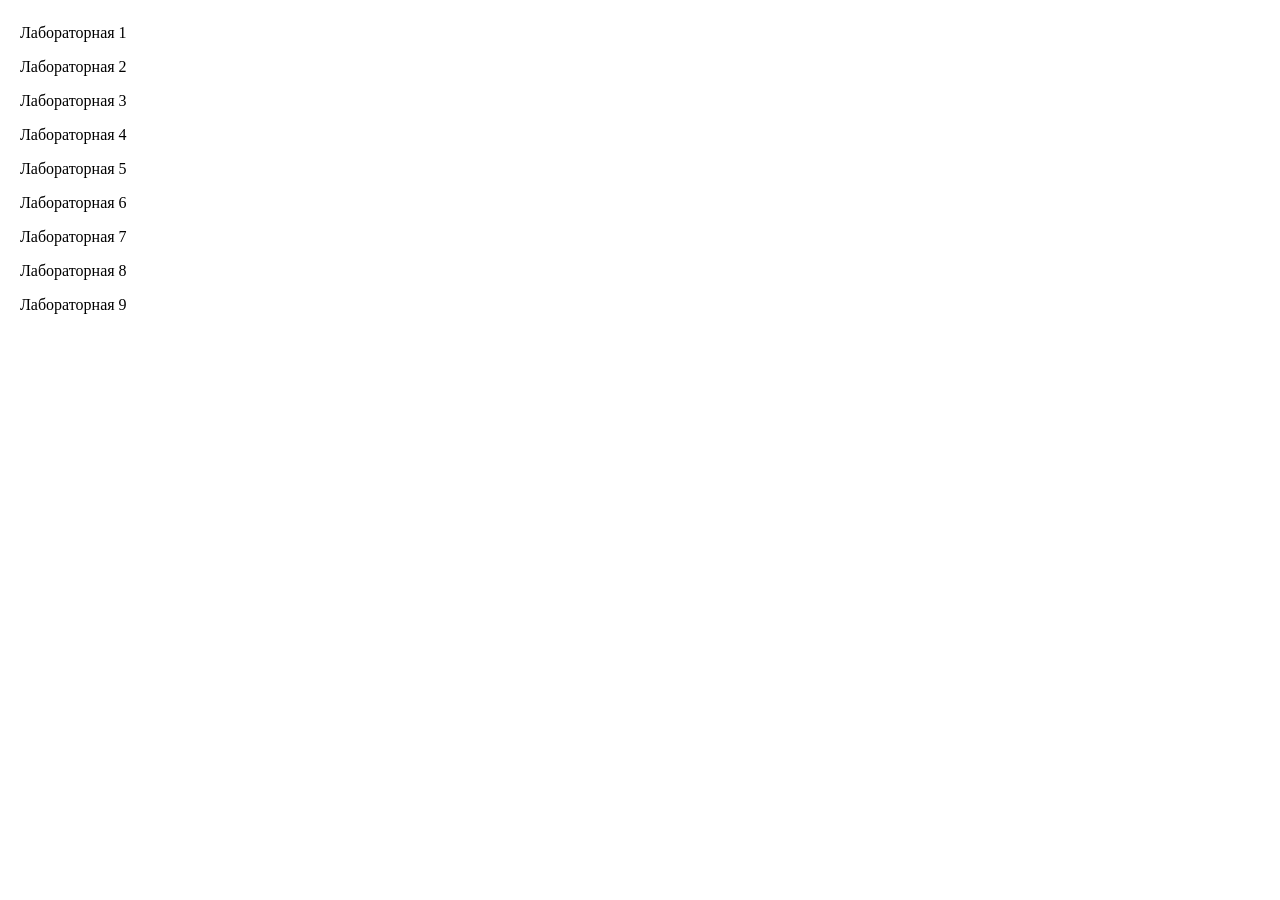
<file: index.html>
<!DOCTYPE html>
<html>
<head>
    <style>
        ul {
            list-style-type: none;
            padding: 0;
            width: 150px;
        }
        li a {
            display: block;
            padding: 8px 12px;
            text-decoration: none;
            color: black;
        }
        li a:hover {
            background-color: #007bff;
            color: white;
        }
    </style>
</head>
<body>

<ul>
    <li><a href="Lab_1.html">Лабораторная 1</a></li>
    <li><a href="Lab_2.html">Лабораторная 2</a></li>
    <li><a href="Lab_3.html">Лабораторная 3</a></li>
    <li><a href="Lab_4/Lab_4.html">Лабораторная 4</a></li>
    <li><a href="Lab_5/index.html">Лабораторная 5</a></li>
    <li><a href="Lab_6/index.html">Лабораторная 6</a></li>
    <li><a href="Lab_7/index.html">Лабораторная 7</a></li>
    <li><a href="Lab_8/index.html">Лабораторная 8</a></li>
    <li><a href="Lab_9/index.html">Лабораторная 9</a></li>
</ul>
</body>
</html>
</file>
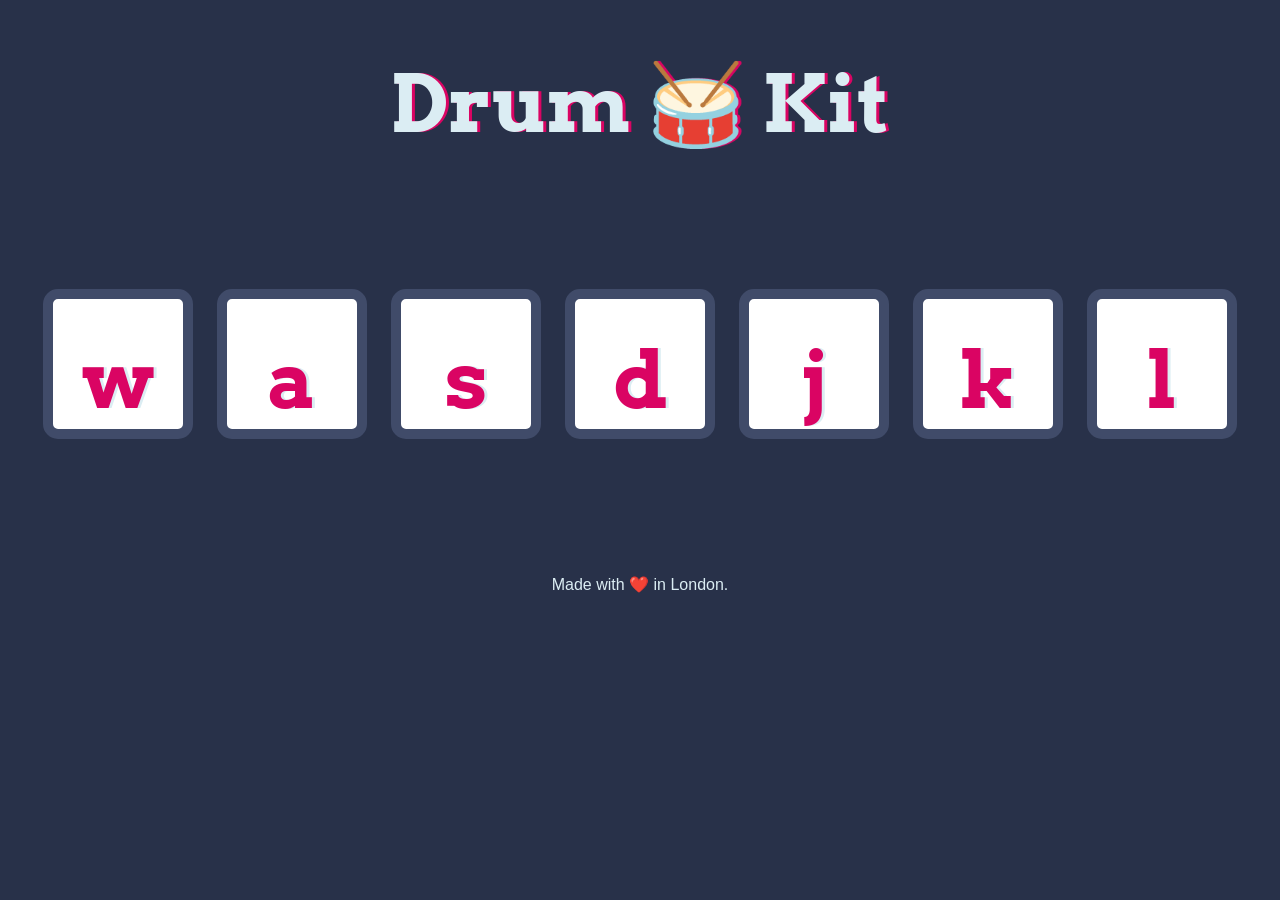
<file: Drum Kit Starting Files/index.html>
<!DOCTYPE html>
<html lang="en" dir="ltr">

<head>
  <meta charset="utf-8">
  <title>Drum Kit</title>
  <link rel="stylesheet" href="styles.css">
  <link href="https://fonts.googleapis.com/css?family=Arvo" rel="stylesheet">
</head>

<body>

  <h1 id="title">Drum 🥁 Kit</h1>
  <div class="set">
    <button class="w drum">w</button>
    <button class="a drum">a</button>
    <button class="s drum">s</button>
    <button class="d drum">d</button>
    <button class="j drum">j</button>
    <button class="k drum">k</button>
    <button class="l drum">l</button>
  </div>


  <footer>
    Made with ❤️ in London.
  </footer>
</body>

</html>
</file>
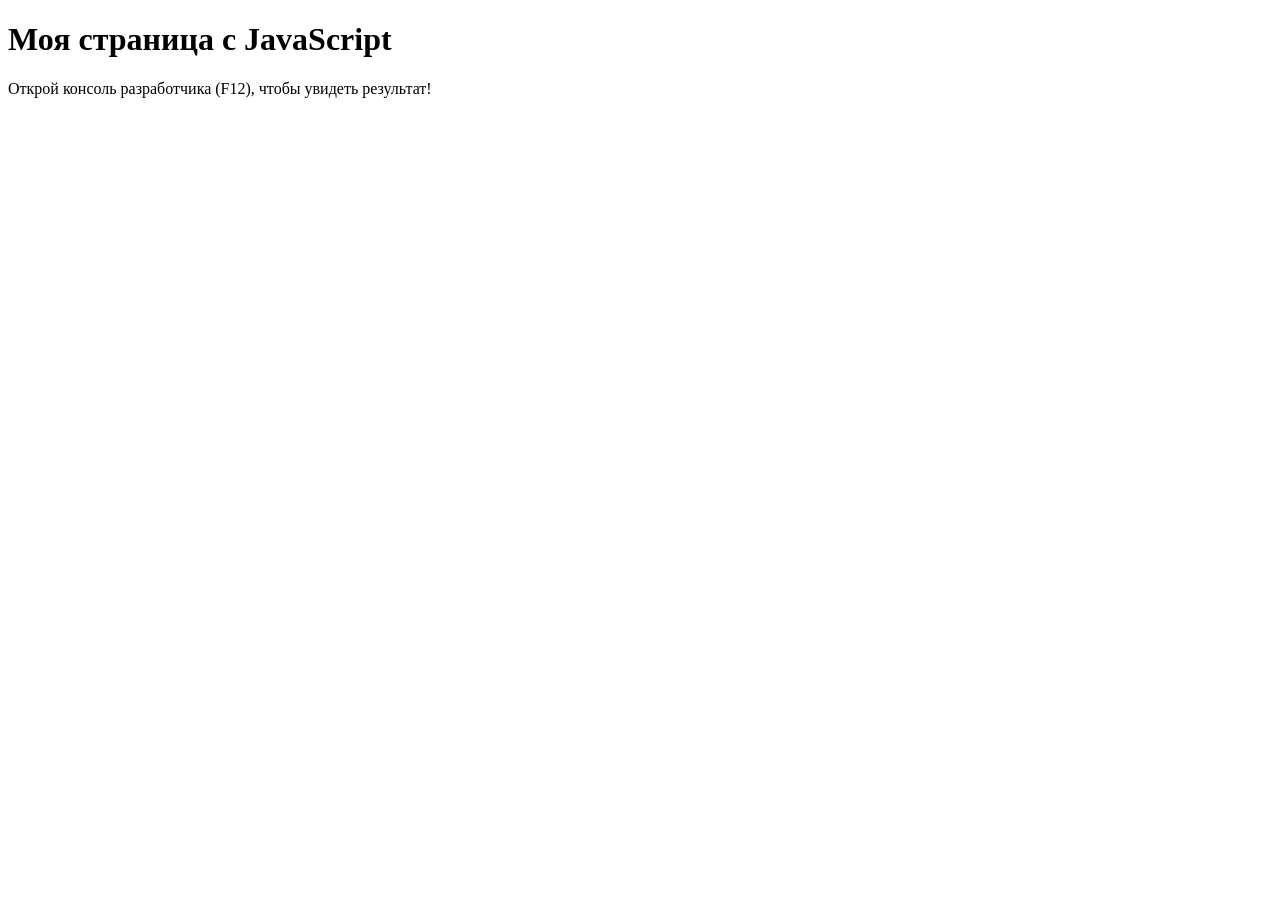
<file: Lab_7/index.html>
<!DOCTYPE html>
<html lang="ru">
<head>
    <meta charset="UTF-8">
    <meta name="viewport" content="width=device-width, initial-scale=1.0">
    <title>JavaScript Practice</title>
</head>
<body>
    <h1>Моя страница с JavaScript</h1>
    <p>Открой консоль разработчика (F12), чтобы увидеть результат!</p>

    <!-- Подключаем JavaScript -->
    <script src="script.js"></script>
</body>
</html>
</file>
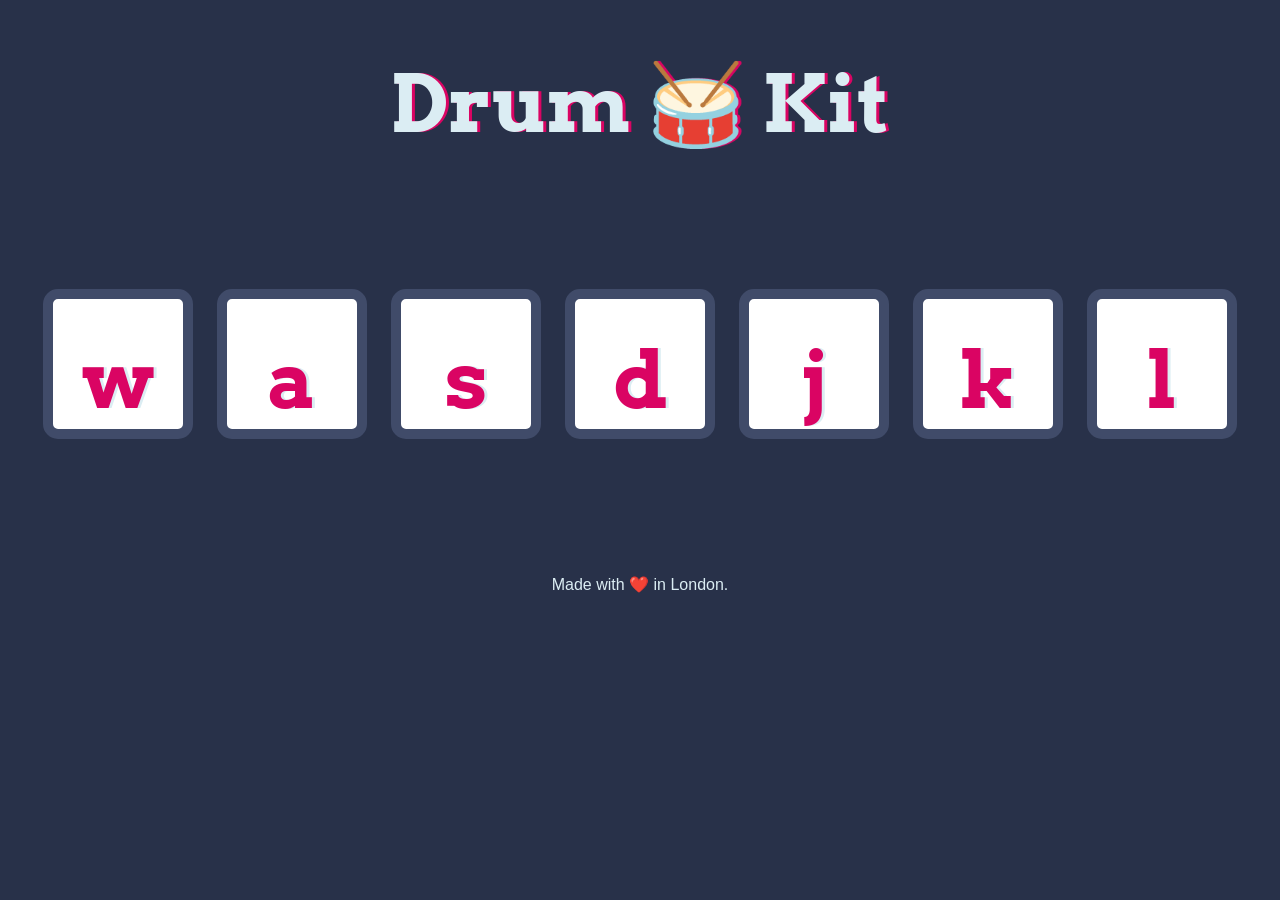
<file: Lab_9/index.html>
<!DOCTYPE html>
<html lang="en" dir="ltr">

<head>
  <meta charset="utf-8">
  <title>Drum Kit</title>
  <link rel="stylesheet" href="styles.css">
  <link href="https://fonts.googleapis.com/css?family=Arvo" rel="stylesheet">
</head>

<body>

  <h1 id="title">Drum 🥁 Kit</h1>
  <div class="set">
    <button class="w drum">w</button>
    <button class="a drum">a</button>
    <button class="s drum">s</button>
    <button class="d drum">d</button>
    <button class="j drum">j</button>
    <button class="k drum">k</button>
    <button class="l drum">l</button>
  </div>

  <footer>
    Made with ❤️ in London.
  </footer>

  <script src="index.js"></script>

</body>

</html>
</file>
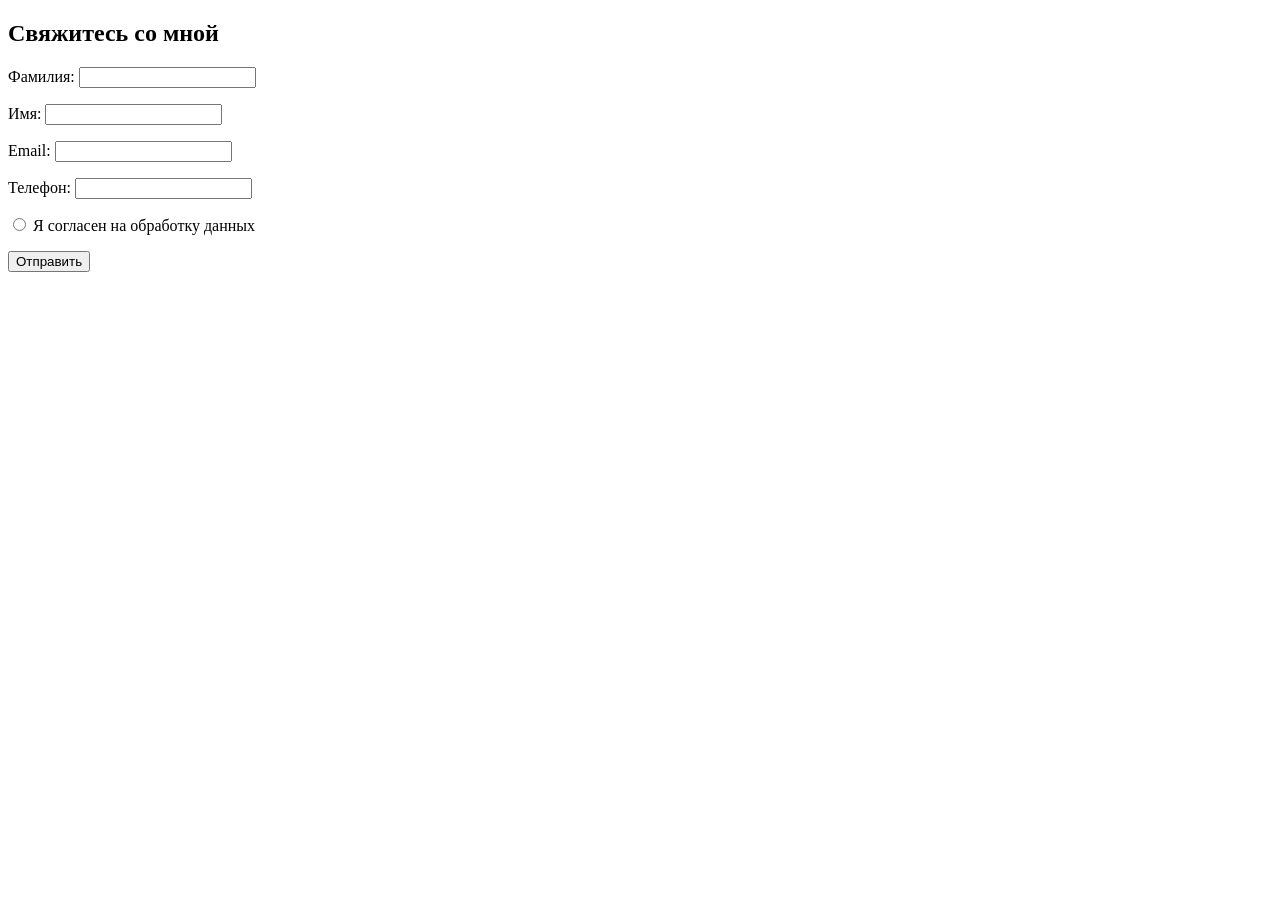
<file: contact_me.html>
<!DOCTYPE html>
<html lang="ru">
<head>
  <meta charset="UTF-8">
  <title>Свяжитесь со мной</title>
</head>
  
<body>
  
<h2>Свяжитесь со мной</h2>
  
  <form action="#" method="get">
    <p>Фамилия: <input type="text" name="lastname"></p>
    <p>Имя: <input type="text" name="firstname"></p>
    <p>Email: <input type="email" name="email"></p>
    <p>Телефон: <input type="tel" name="phone"></p>
    
    <p>
        <input type="radio" name="agree" value="yes">
        Я согласен на обработку данных
    </p>
    
    <p><input type="submit" value="Отправить"></p>
  </form>
</body>
</html>
</file>
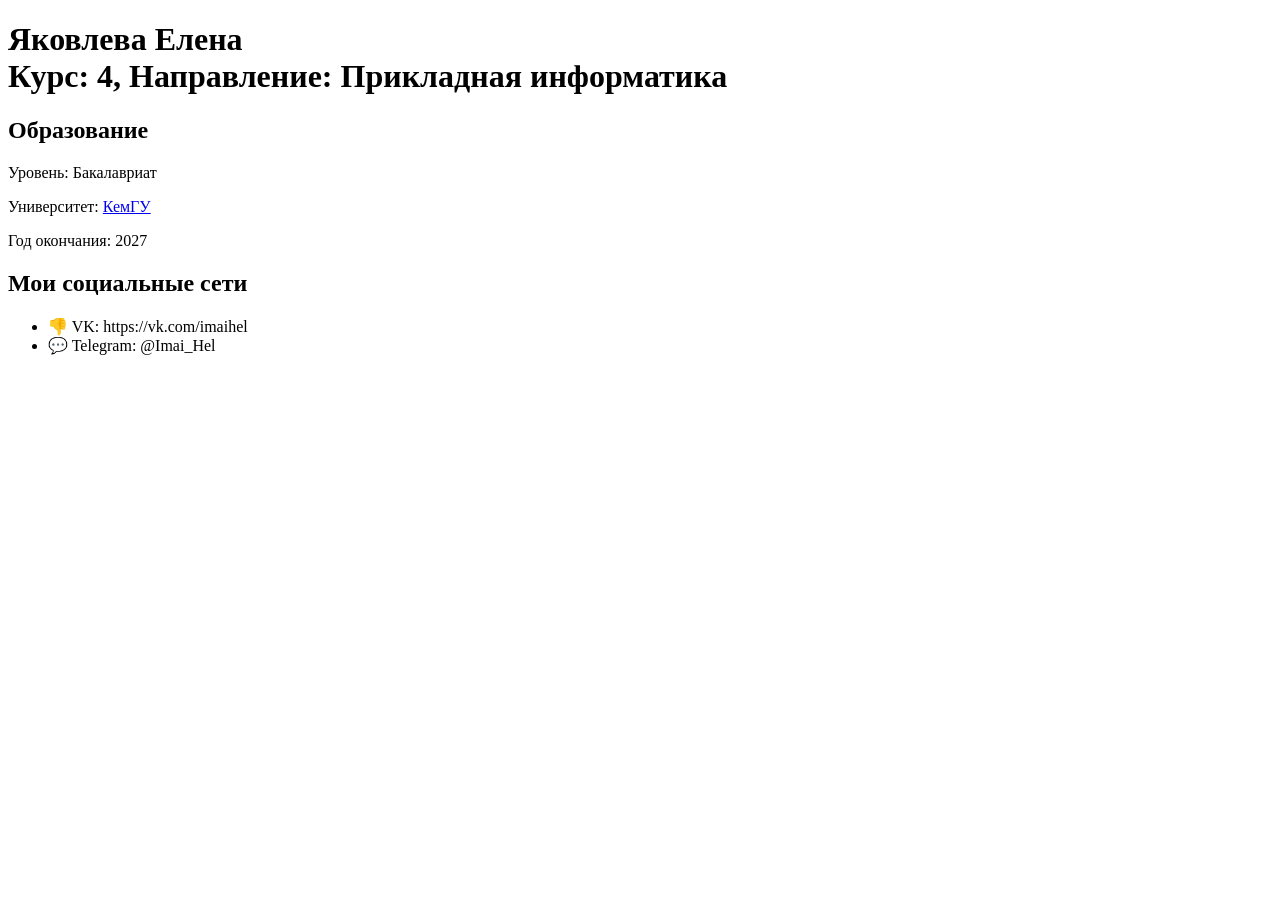
<file: Lab_1.html>
<!DOCTYPE html>
<html lang="ru">
<head>
  <meta charset="UTF-8">
  <title>Лабораторная 1</title>
</head>
  
<body>
  <h1>Яковлева Елена<br>Курс: 4, Направление: Прикладная информатика</h1>

  <h2>Образование</h2>
    <p>Уровень: Бакалавриат</p>
    <p>Университет: <a href="https://kemsu.ru">КемГУ</a></p>
    <p>Год окончания: 2027</p>

  <h2>Мои социальные сети</h2>
  <ul>
    <li>👎 VK: https://vk.com/imaihel</li>
    <li>💬 Telegram: @Imai_Hel</li>
  </ul>
</body>
</file>
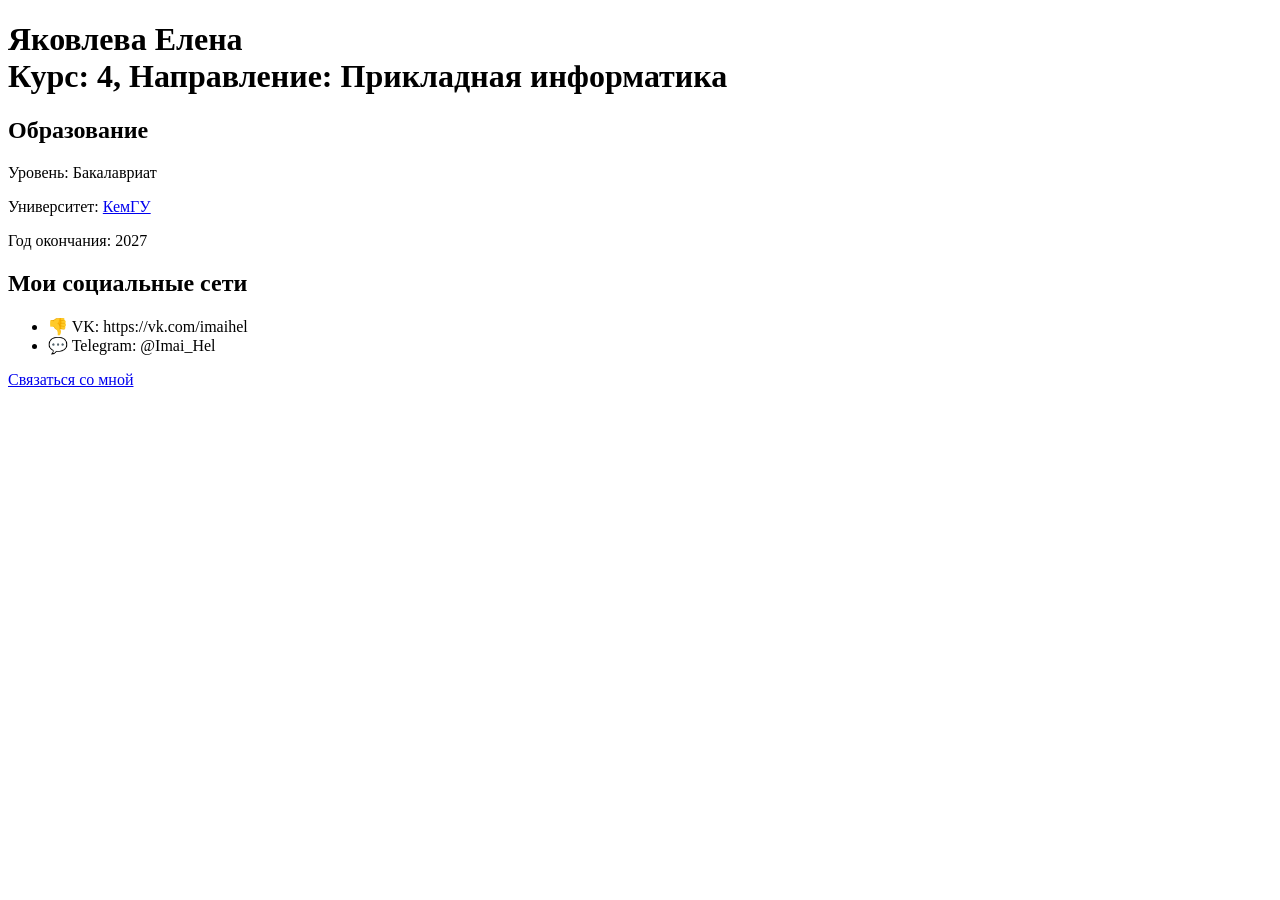
<file: Lab_2.html>
<!DOCTYPE html>
<html lang="ru">
<head>
  <meta charset="UTF-8">
  <title>Лабораторная 2</title>
</head>
  
<body>
  <h1>Яковлева Елена<br>Курс: 4, Направление: Прикладная информатика</h1>

  <h2>Образование</h2>
    <p>Уровень: Бакалавриат</p>
    <p>Университет: <a href="https://kemsu.ru">КемГУ</a></p>
    <p>Год окончания: 2027</p>

  <h2>Мои социальные сети</h2>
  <ul>
    <li>👎 VK: https://vk.com/imaihel</li>
    <li>💬 Telegram: @Imai_Hel</li>
  </ul>

  <a href="contact_me.html">Связаться со мной</a>
</body>
</html>
</file>
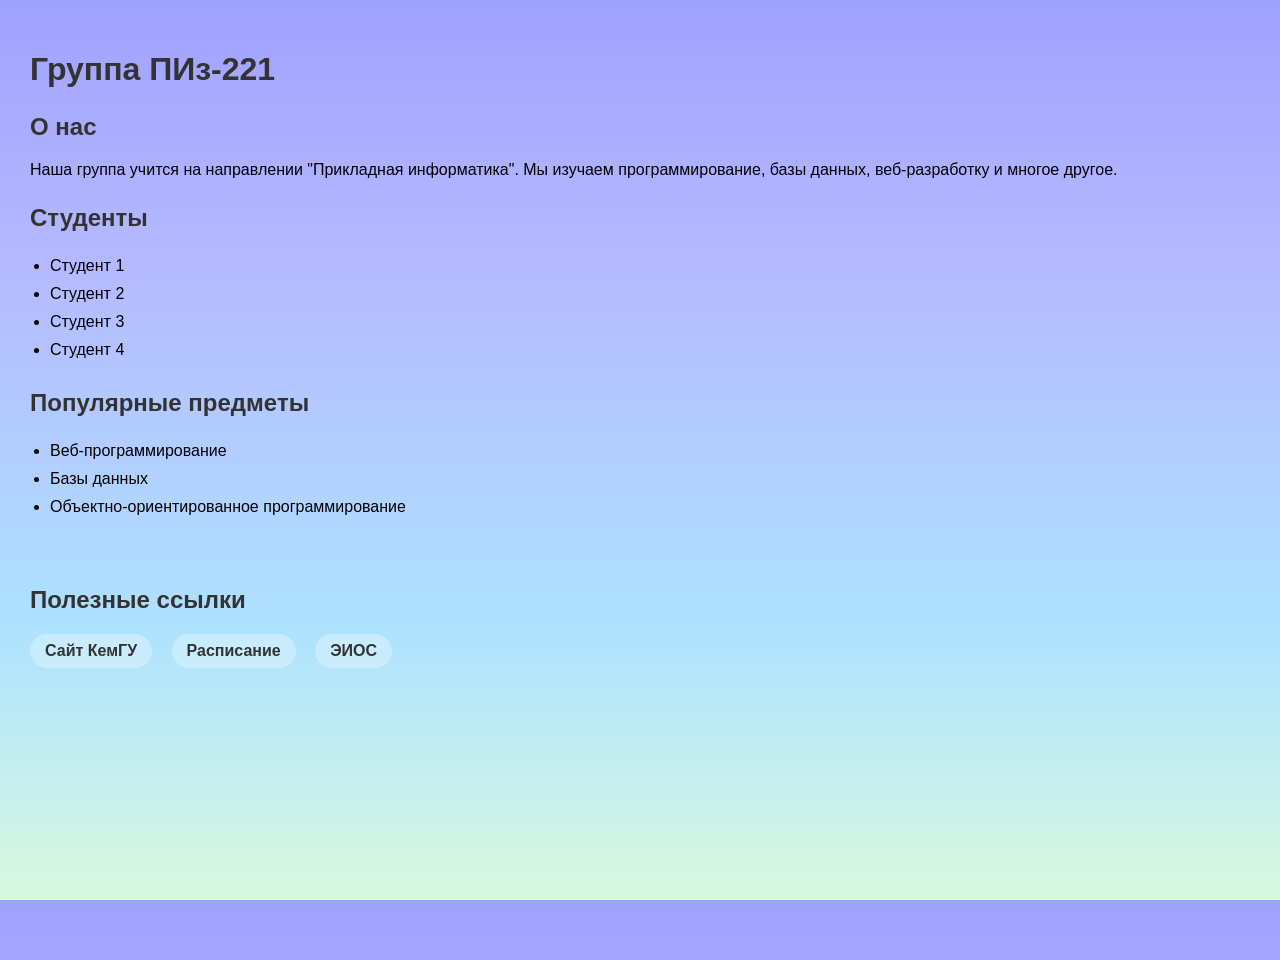
<file: Lab_3.html>
<!DOCTYPE html>
<html lang="ru">
<head>
    <meta charset="UTF-8">
    <title>Лабораторная 3</title>
    <style>
        html, body {
            height: 100%;
        }
        
        body {
            font-family: Arial, sans-serif;
            margin: 0;
            padding: 30px;
            min-height: 100%;
            background: linear-gradient(to bottom, #9FA1FF 0%, #B5BAFF 30%, #AEE2FF 70%, #D9F9DF 100%);
        }
        
        h1 {
            color: #333;
        }
        
        h2 {
            color: #333;
            margin-top: 25px;
        }
        
        ul {
            padding-left: 20px;
        }
        
        li {
            padding: 5px 0;
        }
        
        a {
            color: #333;
            text-decoration: none;
            font-weight: bold;
        }
        
        a:hover {
            text-decoration: underline;
        }
        
        .links {
            margin-top: 25px;
            padding-top: 15px;
        }
        
        .links a {
            display: inline-block;
            margin-right: 15px;
            padding: 8px 15px;
            background: rgba(255,255,255,0.3);
            border-radius: 20px;
        }
        
        .links a:hover {
            background: rgba(255,255,255,0.5);
        }
    </style>
</head>
<body>

    <h1>Группа ПИз-221</h1>
    
    <h2>О нас</h2>
    <p>Наша группа учится на направлении "Прикладная информатика". Мы изучаем программирование, базы данных, веб-разработку и многое другое.</p>
    
    <h2>Студенты</h2>
    <ul>
        <li>Студент 1</li>
        <li>Студент 2</li>
        <li>Студент 3</li>
        <li>Студент 4</li>
    </ul>
    
    <h2>Популярные предметы</h2>
    <ul>
        <li>Веб-программирование</li>
        <li>Базы данных</li>
        <li>Объектно-ориентированное программирование</li>
    </ul>
    
    <div class="links">
        <h2>Полезные ссылки</h2>
        <a href="https://kemsu.ru" target="_blank">Сайт КемГУ</a>
        <a href="Расписание.pdf" target="_blank">Расписание</a>
        <a href="https://eios.kemsu.ru" target="_blank">ЭИОС</a>
    </div>

</body>
</html>
</file>
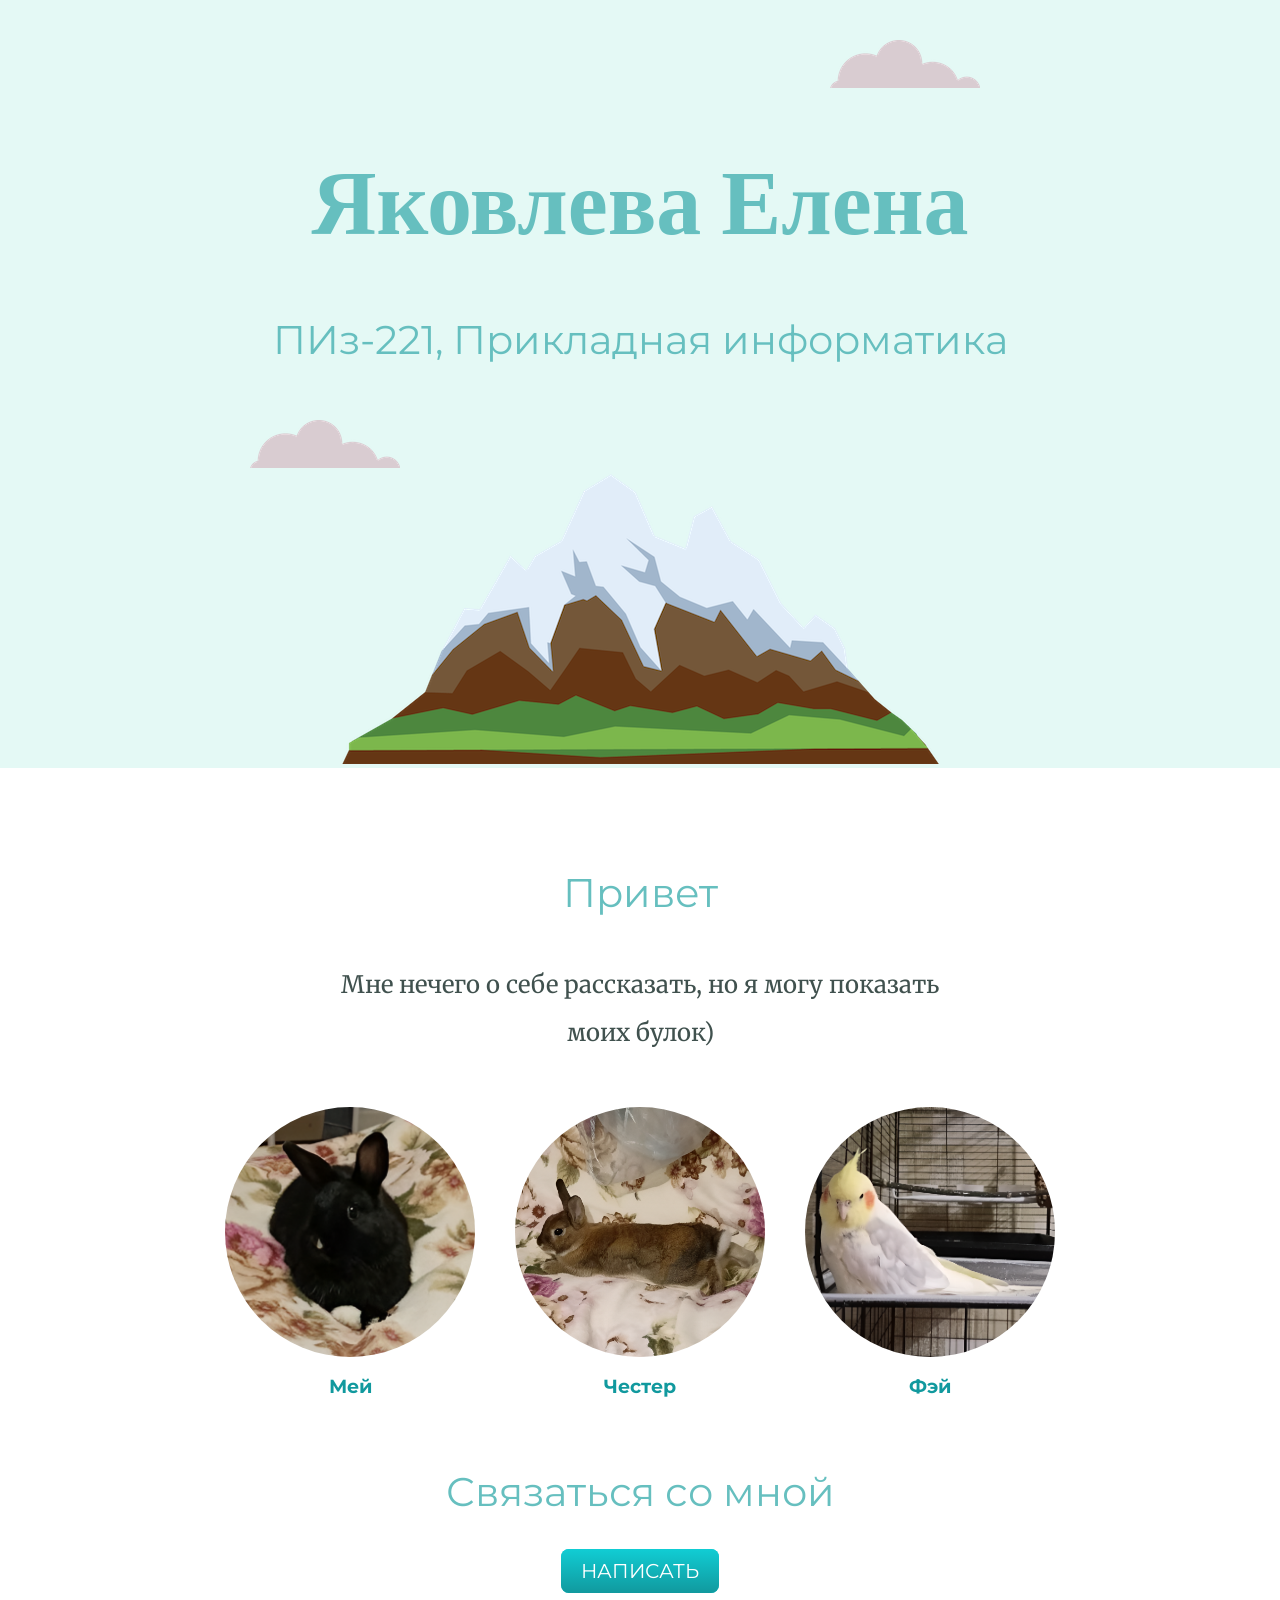
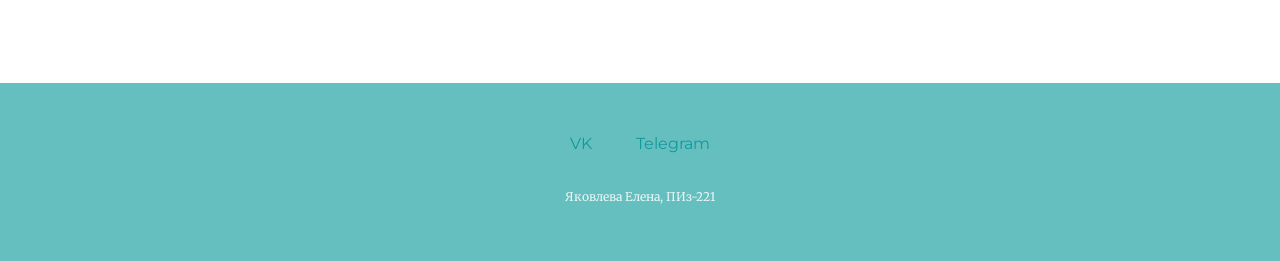
<file: Lab_4/Lab_4.html>
<!DOCTYPE html>
<html>

<head>
  <meta charset="utf-8">
  <title>Яковлева Елена | ПИз-221</title>
  <link rel="stylesheet" href="css/styles.css">
  <link href="https://fonts.googleapis.com/css?family=Merriweather|Montserrat|Sacramento" rel="stylesheet">
  <link rel="icon" href="favicon.ico">
</head>

<body>
  <div class="top-container">
    <img class="top-cloud" src="images/cloud.png" alt="cloud">
    <div class="title-text">
      <h1>Яковлева Елена</h1>
      <h2>ПИз-221, Прикладная информатика</h2>
    </div>
    <img class="bottom-cloud" src="images/cloud.png" alt="cloud">
    <img class="mountain" src="images/mountain.png" alt="mountain-img">
  </div>

  <div class="middle-container">
    <div class="profile">
      <h2>Привет</h2>
      <p class="intro-text">Мне нечего о себе рассказать, но я могу показать моих булок)</p>
    </div>
    <div class="rabbits-row">
      <div class="rabbit-item">
        <img class="rabbit-img" src="images/Mei.png" alt="Мей">
        <h3>Мей</h3>
      </div>
      <div class="rabbit-item">
        <img class="rabbit-img" src="images/Chester.png" alt="Честер">
        <h3>Честер</h3>
      </div>
      <div class="rabbit-item">
        <img class="rabbit-img" src="images/Fei.png" alt="Фэй">
        <h3>Фэй</h3>
      </div>
    </div>
    <div class="contact-me">
      <h2>Связаться со мной</h2>
      <a class="btn" href="mailto:Ren19375@gmail.com">НАПИСАТЬ</a>
    </div>
  </div>

  <div class="bottom-container">
    <a class="footer-link" href="https://vk.com/imaihel">VK</a>
    <a class="footer-link" href="https://t.me/Imai_Hel">Telegram</a>
    <p class="copyright">Яковлева Елена, ПИз-221</p>
  </div>
</body>

</html>
</file>
<file: Drum Kit Starting Files/styles.css>
body {
  text-align: center;
  background-color: #283149;
}

h1 {
  font-size: 5rem;
  color: #DBEDF3;
  font-family: "Arvo", cursive;
  text-shadow: 3px 0 #DA0463;

}

footer {
  color: #DBEDF3;
  font-family: sans-serif;
}

.w {

}

.a {

}

.s {

}

.d {

}

.j {

}

.k {

}

.l {

}

.set {
  margin: 10% auto;
}

.game-over {
  background-color: red;
  opacity: 0.8;
}

.pressed {
  box-shadow: 0 3px 4px 0 #DBEDF3;
  opacity: 0.5;
}

.red {
  color: red;
}

.drum {
  outline: none;
  border: 10px solid #404B69;
  font-size: 5rem;
  font-family: 'Arvo', cursive;
  line-height: 2;
  font-weight: 900;
  color: #DA0463;
  text-shadow: 3px 0 #DBEDF3;
  border-radius: 15px;
  display: inline-block;
  width: 150px;
  height: 150px;
  text-align: center;
  margin: 10px;
  background-color: white;
}
</file>
<file: Lab_9/styles.css>
body {
  text-align: center;
  background-color: #283149;
}

h1 {
  font-size: 5rem;
  color: #DBEDF3;
  font-family: "Arvo", cursive;
  text-shadow: 3px 0 #DA0463;

}

footer {
  color: #DBEDF3;
  font-family: sans-serif;
}

.w {

}

.a {

}

.s {

}

.d {

}

.j {

}

.k {

}

.l {

}

.set {
  margin: 10% auto;
}

.game-over {
  background-color: red;
  opacity: 0.8;
}

.pressed {
  box-shadow: 0 3px 4px 0 #DBEDF3;
  opacity: 0.5;
}

.red {
  color: red;
}

.drum {
  outline: none;
  border: 10px solid #404B69;
  font-size: 5rem;
  font-family: 'Arvo', cursive;
  line-height: 2;
  font-weight: 900;
  color: #DA0463;
  text-shadow: 3px 0 #DBEDF3;
  border-radius: 15px;
  display: inline-block;
  width: 150px;
  height: 150px;
  text-align: center;
  margin: 10px;
  background-color: white;
}
</file>
<file: Lab_4/css/styles.css>
body {
  color: #40514E;
  margin: 0;
  text-align: center;
  font-family: 'Merriweather', serif;
}

h1 {
  color: #66BFBF;
  font-size: 5.625rem;
  margin: 50px auto 0 auto;
  font-family: 'Sacramento', cursive;
}

h2 {
  color: #66BFBF;
  font-family: 'Montserrat', sans-serif;
  font-size: 2.5rem;
  font-weight: normal;
  padding-bottom: 10px;
}

h3 {
  color: #11999E;
  font-family: 'Montserrat', sans-serif;
}

p {
  line-height: 2;
}

a{
  color: #11999E;
  font-family: 'Montserrat', sans-serif;
  margin: 10px 20px;
  text-decoration: none;
}

a:hover {
  color: #EAF6F6;
}

.top-container {
  background-color: #E4F9F5;
  position: relative;
  padding-top: 100px;
}

.middle-container {
  margin: 100px 0;
}

.bottom-container {
  background-color: #66BFBF;
  padding: 50px 0 20px;
}

.intro-text {
  font-size: 1.5rem;
  width: 50%;
  margin: 0 auto;
}

.rabbits-row {
  width: 80%;
  margin: 50px auto;
  display: flex;
  justify-content: center;
  gap: 40px;
  flex-wrap: wrap;
}

.rabbit-item {
  text-align: center;
  width: 250px;
}

.rabbit-img {
  width: 250px;
  height: 250px;
  object-fit: cover;
  border-radius: 50%;
  display: block;
  margin: 0 auto;
}

.top-cloud {
  position: absolute;
  right: 300px;
  top: 40px;
}

.bottom-cloud {
  position: absolute;
  left: 250px;
  bottom: 300px;
}

.btn {
  background: #11cdd4;
  background-image: -webkit-linear-gradient(top, #11cdd4, #11999e);
  background-image: -moz-linear-gradient(top, #11cdd4, #11999e);
  background-image: -ms-linear-gradient(top, #11cdd4, #11999e);
  background-image: -o-linear-gradient(top, #11cdd4, #11999e);
  background-image: linear-gradient(to bottom, #11cdd4, #11999e);
  -webkit-border-radius: 8;
  -moz-border-radius: 8;
  border-radius: 8px;
  font-family: 'Montserrat', sans-serif;
  color: #ffffff;
  font-size: 20px;
  padding: 10px 20px 10px 20px;
  text-decoration: none;
}

.btn:hover {
  background: #30e3cb;
  background-image: -webkit-linear-gradient(top, #30e3cb, #2bc4ad);
  background-image: -moz-linear-gradient(top, #30e3cb, #2bc4ad);
  background-image: -ms-linear-gradient(top, #30e3cb, #2bc4ad);
  background-image: -o-linear-gradient(top, #30e3cb, #2bc4ad);
  background-image: linear-gradient(to bottom, #30e3cb, #2bc4ad);
  text-decoration: none;
}

.copyright {
  color: #EAF6F6;
  font-size: 0.75rem;
  padding: 20px 0;
}
</file>
